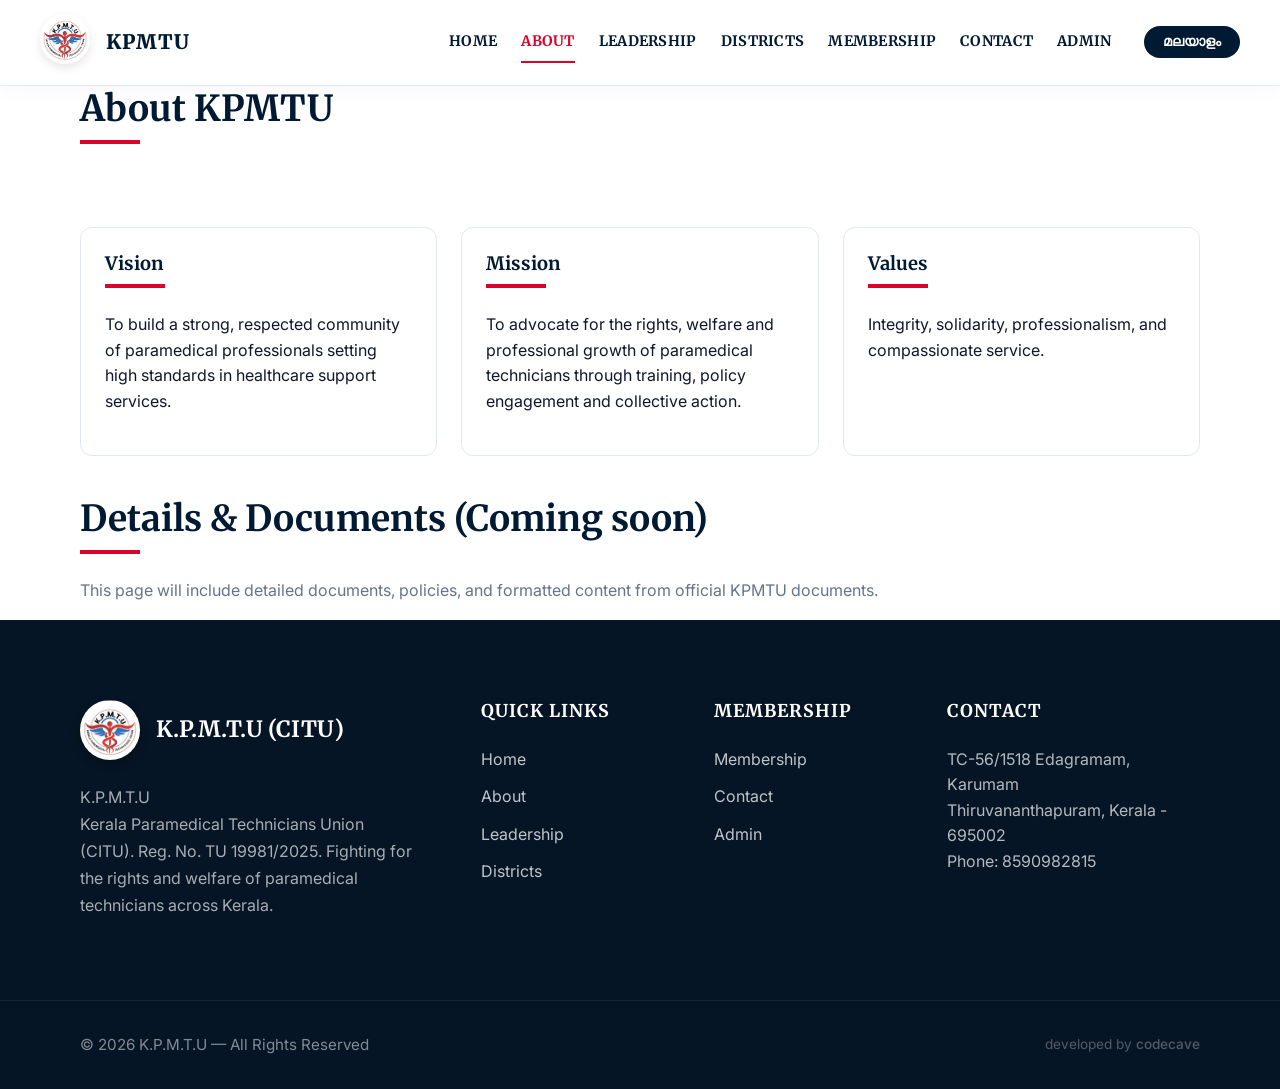
<file: about.html>
<!DOCTYPE html>
<html lang="en">
  <head>
    <meta charset="UTF-8" />
    <meta name="viewport" content="width=device-width, initial-scale=1.0" />
    <title>About – KPMTU</title>
    <meta name="description" content="About Kerala Paramedical Technicians Union." />
    <link rel="preconnect" href="https://fonts.googleapis.com" />
    <link rel="preconnect" href="https://fonts.gstatic.com" crossorigin />
    <link
      href="https://fonts.googleapis.com/css2?family=Inter:wght@400;500;600;700&family=Noto+Sans+Malayalam:wght@400;500;600;700&display=swap"
      rel="stylesheet"
    />
    <link rel="stylesheet" href="assets/css/style.css" />
    <script src="assets/js/i18n.js" defer></script>
    <script src="assets/js/nav.js" defer></script>
  </head>
  <body data-page="about">
    <header id="main-header"></header>

    <main>
      <section class="container">
        <h1 class="section-title" data-i18n="about_title"></h1>
        <p class="section-subtitle">&nbsp;</p>

        <div style="margin-top: 2rem; display: grid; grid-template-columns: repeat(auto-fit, minmax(280px, 1fr)); gap: 1.5rem;">
          <div style="background: var(--surface); border: 1px solid var(--border); border-radius: var(--radius); padding: 1.5rem;">
            <h2 class="section-title" style="font-size:1.15rem;" data-i18n="about_section_vision"></h2>
            <p data-i18n="about_vision"></p>
          </div>
          <div style="background: var(--surface); border: 1px solid var(--border); border-radius: var(--radius); padding: 1.5rem;">
            <h2 class="section-title" style="font-size:1.15rem;" data-i18n="about_section_mission"></h2>
            <p data-i18n="about_mission"></p>
          </div>
          <div style="background: var(--surface); border: 1px solid var(--border); border-radius: var(--radius); padding: 1.5rem;">
            <h2 class="section-title" style="font-size:1.15rem;" data-i18n="about_section_values"></h2>
            <p data-i18n="about_values"></p>
          </div>
        </div>

        <div style="margin-top: 2.5rem;">
          <h2 class="section-title">Details & Documents (Coming soon)</h2>
          <p class="text-muted">
            This page will include detailed documents, policies, and formatted content from official KPMTU documents.
          </p>
        </div>
      </section>
    </main>

    <footer class="footer container" style="display: flex; flex-direction: column; gap: 2rem; padding-top: 3rem; padding-bottom: 3rem;">
      <div style="display: grid; grid-template-columns: repeat(auto-fit, minmax(280px, 1fr)); gap: 2rem;">
        <div>
          <div style="font-size: 1.1rem; margin-bottom: 1rem; font-weight: 600;" data-i18n="footer_text"></div>
        </div>
        <div>
          <h3 style="margin-bottom: 1rem; font-weight: 600; font-size: 1.2rem;" data-i18n="footer_quick_links"></h3>
          <ul style="list-style: none; padding: 0; display: flex; flex-direction: column; gap: 0.5rem;">
            <li><a href="about.html" data-i18n="nav_about" style="text-decoration: none; color: inherit;"></a></li>
            <li><a href="leadership.html" data-i18n="nav_leadership" style="text-decoration: none; color: inherit;"></a></li>
            <li><a href="membership.html" data-i18n="nav_membership" style="text-decoration: none; color: inherit;"></a></li>
            <li><a href="contact.html" data-i18n="nav_contact" style="text-decoration: none; color: inherit;"></a></li>
          </ul>
        </div>
        <div>
          <h3 style="margin-bottom: 1rem; font-weight: 600; font-size: 1.2rem;" data-i18n="nav_contact"></h3>
          <div data-i18n="footer_contact_address" style="line-height: 1.6;"></div>
        </div>
      </div>
      <div style="text-align: center; margin-top: 2rem; border-top: 1px solid #eaeaea; padding-top: 2rem; font-size: 0.9rem; color: #666;">
        <p data-i18n="footer_note"></p>
      </div>
    </footer>
  </body>
</html>
</file>
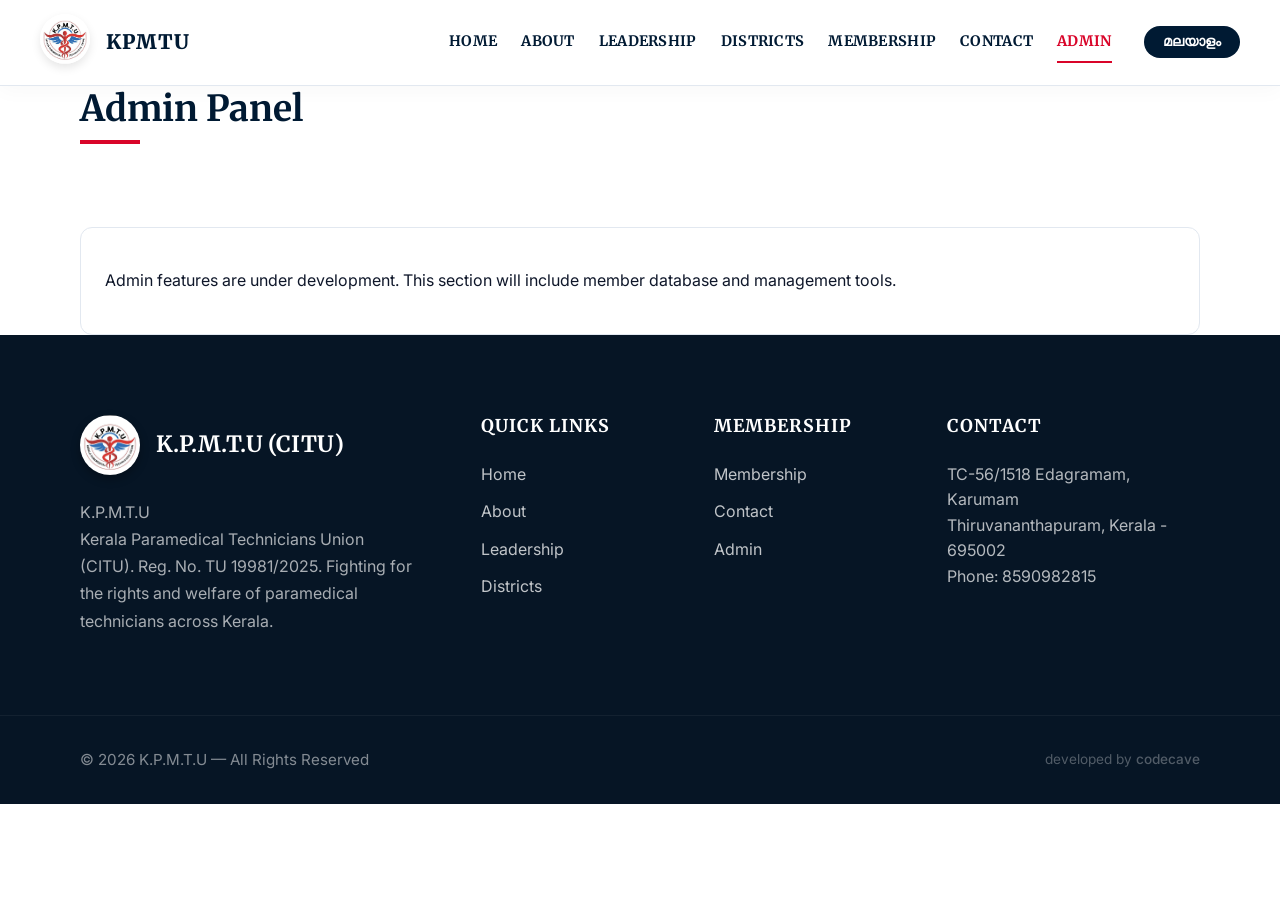
<file: admin.html>
<!DOCTYPE html>
<html lang="en">
  <head>
    <meta charset="UTF-8" />
    <meta name="viewport" content="width=device-width, initial-scale=1.0" />
    <title>Admin – KPMTU</title>
    <meta name="description" content="Admin placeholder for future KPMTU portal." />
    <link rel="preconnect" href="https://fonts.googleapis.com" />
    <link rel="preconnect" href="https://fonts.gstatic.com" crossorigin />
    <link
      href="https://fonts.googleapis.com/css2?family=Inter:wght@400;500;600;700&family=Noto+Sans+Malayalam:wght@400;500;600;700&display=swap"
      rel="stylesheet"
    />
    <link rel="stylesheet" href="assets/css/style.css" />
    <script src="assets/js/i18n.js" defer></script>
    <script src="assets/js/nav.js" defer></script>
  </head>
  <body data-page="admin">
    <header id="main-header"></header>

    <main>
      <section class="container">
        <h1 class="section-title" data-i18n="admin_title"></h1>
        <p class="section-subtitle">&nbsp;</p>

        <div style="margin-top: 2rem; background: var(--surface); border: 1px solid var(--border); border-radius: var(--radius); padding: 1.5rem;">
          <p data-i18n="admin_placeholder"></p>
        </div>
      </section>
    </main>

    <footer class="footer container" style="display: flex; flex-direction: column; gap: 2rem; padding-top: 3rem; padding-bottom: 3rem;">
      <div style="display: grid; grid-template-columns: repeat(auto-fit, minmax(280px, 1fr)); gap: 2rem;">
        <div>
          <div style="font-size: 1.1rem; margin-bottom: 1rem; font-weight: 600;" data-i18n="footer_text"></div>
        </div>
        <div>
          <h3 style="margin-bottom: 1rem; font-weight: 600; font-size: 1.2rem;" data-i18n="footer_quick_links"></h3>
          <ul style="list-style: none; padding: 0; display: flex; flex-direction: column; gap: 0.5rem;">
            <li><a href="about.html" data-i18n="nav_about" style="text-decoration: none; color: inherit;"></a></li>
            <li><a href="leadership.html" data-i18n="nav_leadership" style="text-decoration: none; color: inherit;"></a></li>
            <li><a href="membership.html" data-i18n="nav_membership" style="text-decoration: none; color: inherit;"></a></li>
            <li><a href="contact.html" data-i18n="nav_contact" style="text-decoration: none; color: inherit;"></a></li>
          </ul>
        </div>
        <div>
          <h3 style="margin-bottom: 1rem; font-weight: 600; font-size: 1.2rem;" data-i18n="nav_contact"></h3>
          <div data-i18n="footer_contact_address" style="line-height: 1.6;"></div>
        </div>
      </div>
      <div style="text-align: center; margin-top: 2rem; border-top: 1px solid #eaeaea; padding-top: 2rem; font-size: 0.9rem; color: #666;">
        <p data-i18n="footer_note"></p>
      </div>
    </footer>
  </body>
</html>
</file>
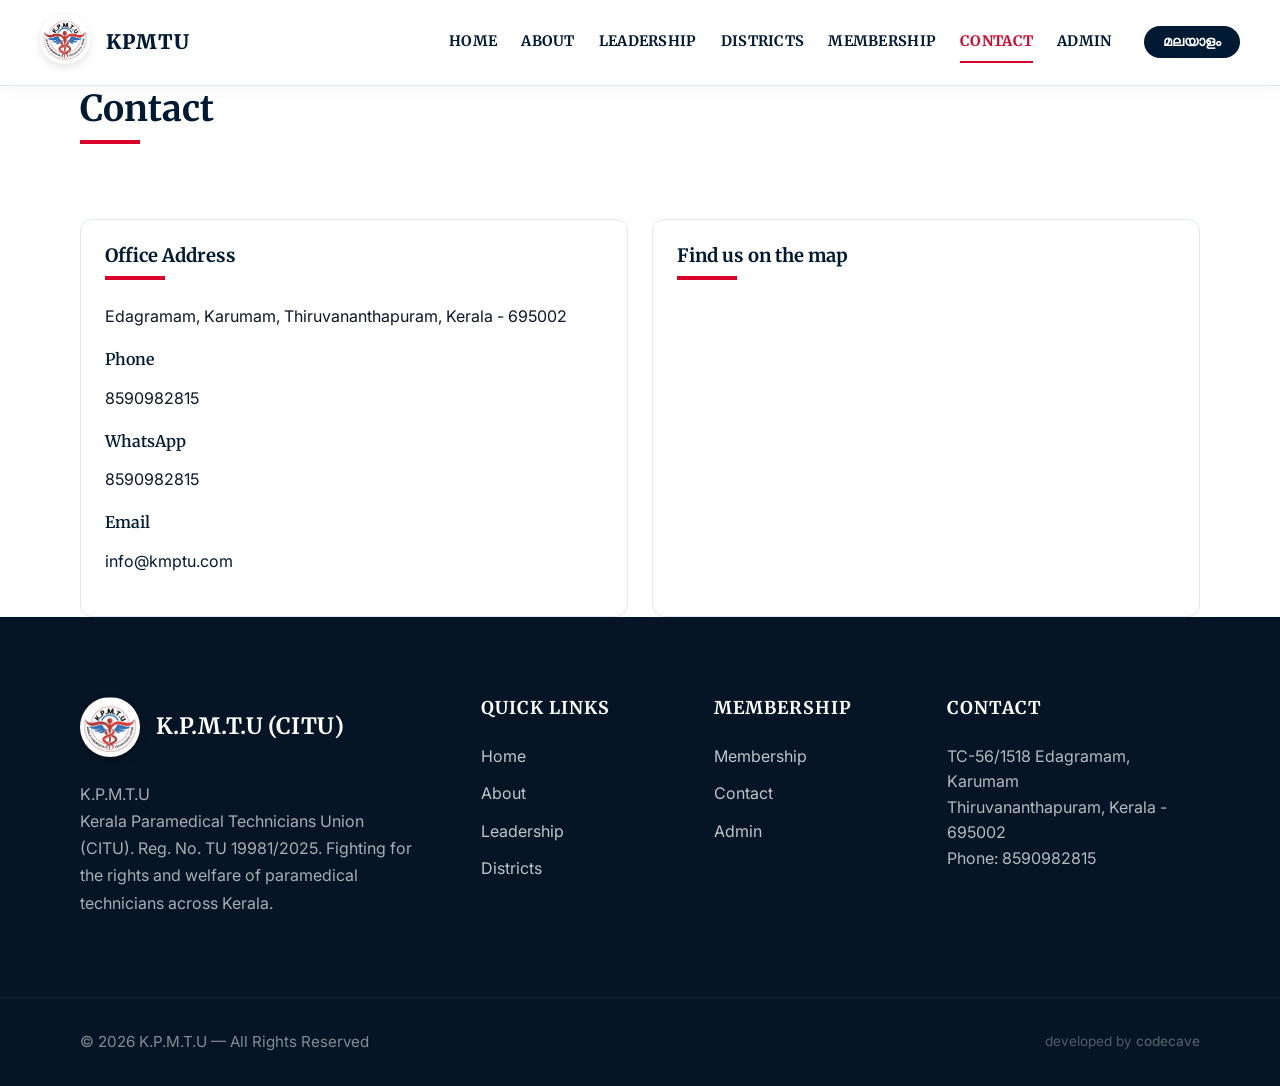
<file: contact.html>
<!DOCTYPE html>
<html lang="en">
  <head>
    <meta charset="UTF-8" />
    <meta name="viewport" content="width=device-width, initial-scale=1.0" />
    <title>Contact – KPMTU</title>
    <meta name="description" content="Contact details for Kerala Paramedical Technicians Union." />
    <link rel="preconnect" href="https://fonts.googleapis.com" />
    <link rel="preconnect" href="https://fonts.gstatic.com" crossorigin />
    <link
      href="https://fonts.googleapis.com/css2?family=Inter:wght@400;500;600;700&family=Noto+Sans+Malayalam:wght@400;500;600;700&display=swap"
      rel="stylesheet"
    />
    <link rel="stylesheet" href="assets/css/style.css" />
    <script src="assets/js/i18n.js" defer></script>
    <script src="assets/js/nav.js" defer></script>
  </head>
  <body data-page="contact">
    <header id="main-header"></header>

    <main>
      <section class="container">
        <h1 class="section-title" data-i18n="contact_title"></h1>
        <p class="section-subtitle">&nbsp;</p>

        <div style="display: grid; grid-template-columns: repeat(auto-fit, minmax(280px, 1fr)); gap: 1.5rem; margin-top: 1.5rem;">
          <div style="background: var(--surface); border: 1px solid var(--border); border-radius: var(--radius); padding: 1.5rem;">
            <h2 class="section-title" style="font-size:1.15rem;" data-i18n="contact_address_label"></h2>
            <p>Edagramam, Karumam, Thiruvananthapuram, Kerala - 695002</p>

            <h3 style="margin-top: 1.2rem; font-size:1rem; font-weight:600;" data-i18n="contact_phone_label"></h3>
            <p>8590982815</p>

            <h3 style="margin-top: 1.2rem; font-size:1rem; font-weight:600;" data-i18n="contact_whatsapp_label"></h3>
            <p>8590982815</p>

            <h3 style="margin-top: 1.2rem; font-size:1rem; font-weight:600;" data-i18n="contact_email_label"></h3>
            <p><a href="mailto:info@kmptu.com">info@kmptu.com</a></p>
          </div>

          <div style="background: var(--surface); border: 1px solid var(--border); border-radius: var(--radius); overflow: hidden;">
            <div style="padding: 1.5rem;">
              <h2 class="section-title" style="font-size:1.15rem;" data-i18n="contact_map_label"></h2>
            </div>
            <iframe
              width="100%"
              height="280"
              style="border:0"
              loading="lazy"
              allowfullscreen
              src="https://www.google.com/maps/embed?pb=!1m18!1m12!1m3!1d3913.1037117528364!2d76.94506507535813!3d8.51662238410303!2m3!1f0!2f0!3f0!3m2!1i1024!2i768!4f13.1!3m3!1m2!1s0x3b05f2fb7b513f0b%3A0xf11fa1b8c7b18302!2sThiruvananthapuram%2C%20Kerala%2C%20India!5e0!3m2!1sen!2sus!4v1700363912316!5m2!1sen!2sus"
              aria-label="Google map location"
            ></iframe>
          </div>
        </div>
      </section>
    </main>

    <footer class="footer container" style="display: flex; flex-direction: column; gap: 2rem; padding-top: 3rem; padding-bottom: 3rem;">
      <div style="display: grid; grid-template-columns: repeat(auto-fit, minmax(280px, 1fr)); gap: 2rem;">
        <div>
          <div style="font-size: 1.1rem; margin-bottom: 1rem; font-weight: 600;" data-i18n="footer_text"></div>
        </div>
        <div>
          <h3 style="margin-bottom: 1rem; font-weight: 600; font-size: 1.2rem;" data-i18n="footer_quick_links"></h3>
          <ul style="list-style: none; padding: 0; display: flex; flex-direction: column; gap: 0.5rem;">
            <li><a href="about.html" data-i18n="nav_about" style="text-decoration: none; color: inherit;"></a></li>
            <li><a href="leadership.html" data-i18n="nav_leadership" style="text-decoration: none; color: inherit;"></a></li>
            <li><a href="membership.html" data-i18n="nav_membership" style="text-decoration: none; color: inherit;"></a></li>
            <li><a href="contact.html" data-i18n="nav_contact" style="text-decoration: none; color: inherit;"></a></li>
          </ul>
        </div>
        <div>
          <h3 style="margin-bottom: 1rem; font-weight: 600; font-size: 1.2rem;" data-i18n="nav_contact"></h3>
          <div data-i18n="footer_contact_address" style="line-height: 1.6;"></div>
        </div>
      </div>
      <div style="text-align: center; margin-top: 2rem; border-top: 1px solid #eaeaea; padding-top: 2rem; font-size: 0.9rem; color: #666;">
        <p data-i18n="footer_note"></p>
      </div>
    </footer>
  </body>
</html>
</file>
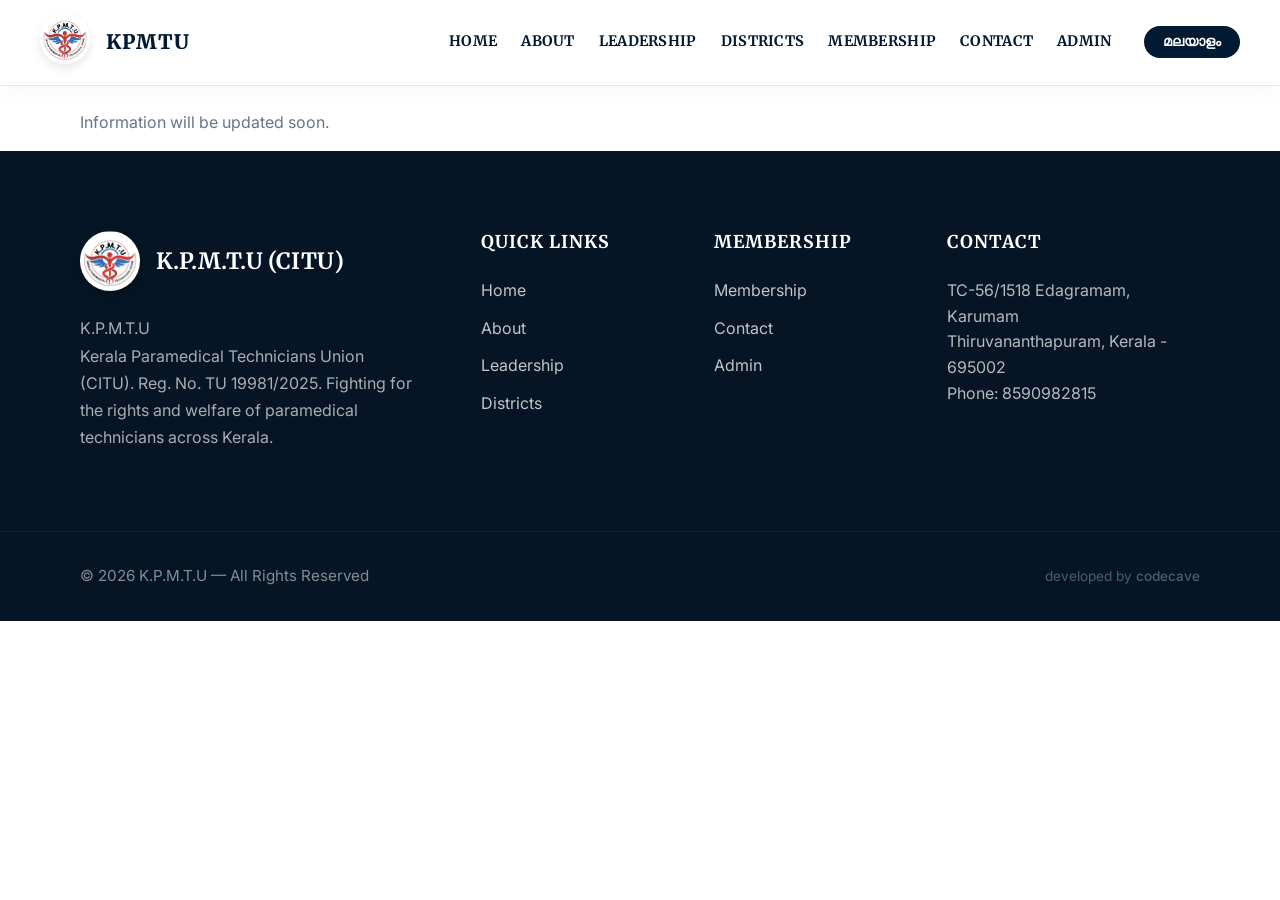
<file: district.html>
<!DOCTYPE html>
<html lang="en">
  <head>
    <meta charset="UTF-8" />
    <meta name="viewport" content="width=device-width, initial-scale=1.0" />
    <title>District – KPMTU</title>
    <meta name="description" content="District committee details for KPMTU." />
    <link rel="preconnect" href="https://fonts.googleapis.com" />
    <link rel="preconnect" href="https://fonts.gstatic.com" crossorigin />
    <link
      href="https://fonts.googleapis.com/css2?family=Inter:wght@400;500;600;700&family=Noto+Sans+Malayalam:wght@400;500;600;700&display=swap"
      rel="stylesheet"
    />
    <link rel="stylesheet" href="assets/css/style.css" />
    <script src="assets/js/i18n.js" defer></script>
    <script src="assets/js/nav.js" defer></script>
    <script src="assets/js/content.js" defer></script>
    <script src="assets/js/district.js" defer></script>
  </head>
  <body data-page="district-detail">
    <header id="main-header"></header>

    <main>
      <section class="container">
        <div id="district-content" style="margin-top: 1.5rem;"></div>
      </section>
    </main>

    <footer class="footer container" style="display: flex; flex-direction: column; gap: 2rem; padding-top: 3rem; padding-bottom: 3rem;">
      <div style="display: grid; grid-template-columns: repeat(auto-fit, minmax(280px, 1fr)); gap: 2rem;">
        <div>
          <div style="font-size: 1.1rem; margin-bottom: 1rem; font-weight: 600;" data-i18n="footer_text"></div>
        </div>
        <div>
          <h3 style="margin-bottom: 1rem; font-weight: 600; font-size: 1.2rem;" data-i18n="footer_quick_links"></h3>
          <ul style="list-style: none; padding: 0; display: flex; flex-direction: column; gap: 0.5rem;">
            <li><a href="about.html" data-i18n="nav_about" style="text-decoration: none; color: inherit;"></a></li>
            <li><a href="leadership.html" data-i18n="nav_leadership" style="text-decoration: none; color: inherit;"></a></li>
            <li><a href="membership.html" data-i18n="nav_membership" style="text-decoration: none; color: inherit;"></a></li>
            <li><a href="contact.html" data-i18n="nav_contact" style="text-decoration: none; color: inherit;"></a></li>
          </ul>
        </div>
        <div>
          <h3 style="margin-bottom: 1rem; font-weight: 600; font-size: 1.2rem;" data-i18n="nav_contact"></h3>
          <div data-i18n="footer_contact_address" style="line-height: 1.6;"></div>
        </div>
      </div>
      <div style="text-align: center; margin-top: 2rem; border-top: 1px solid #eaeaea; padding-top: 2rem; font-size: 0.9rem; color: #666;">
        <p data-i18n="footer_note"></p>
      </div>
    </footer>
  </body>
</html>
</file>
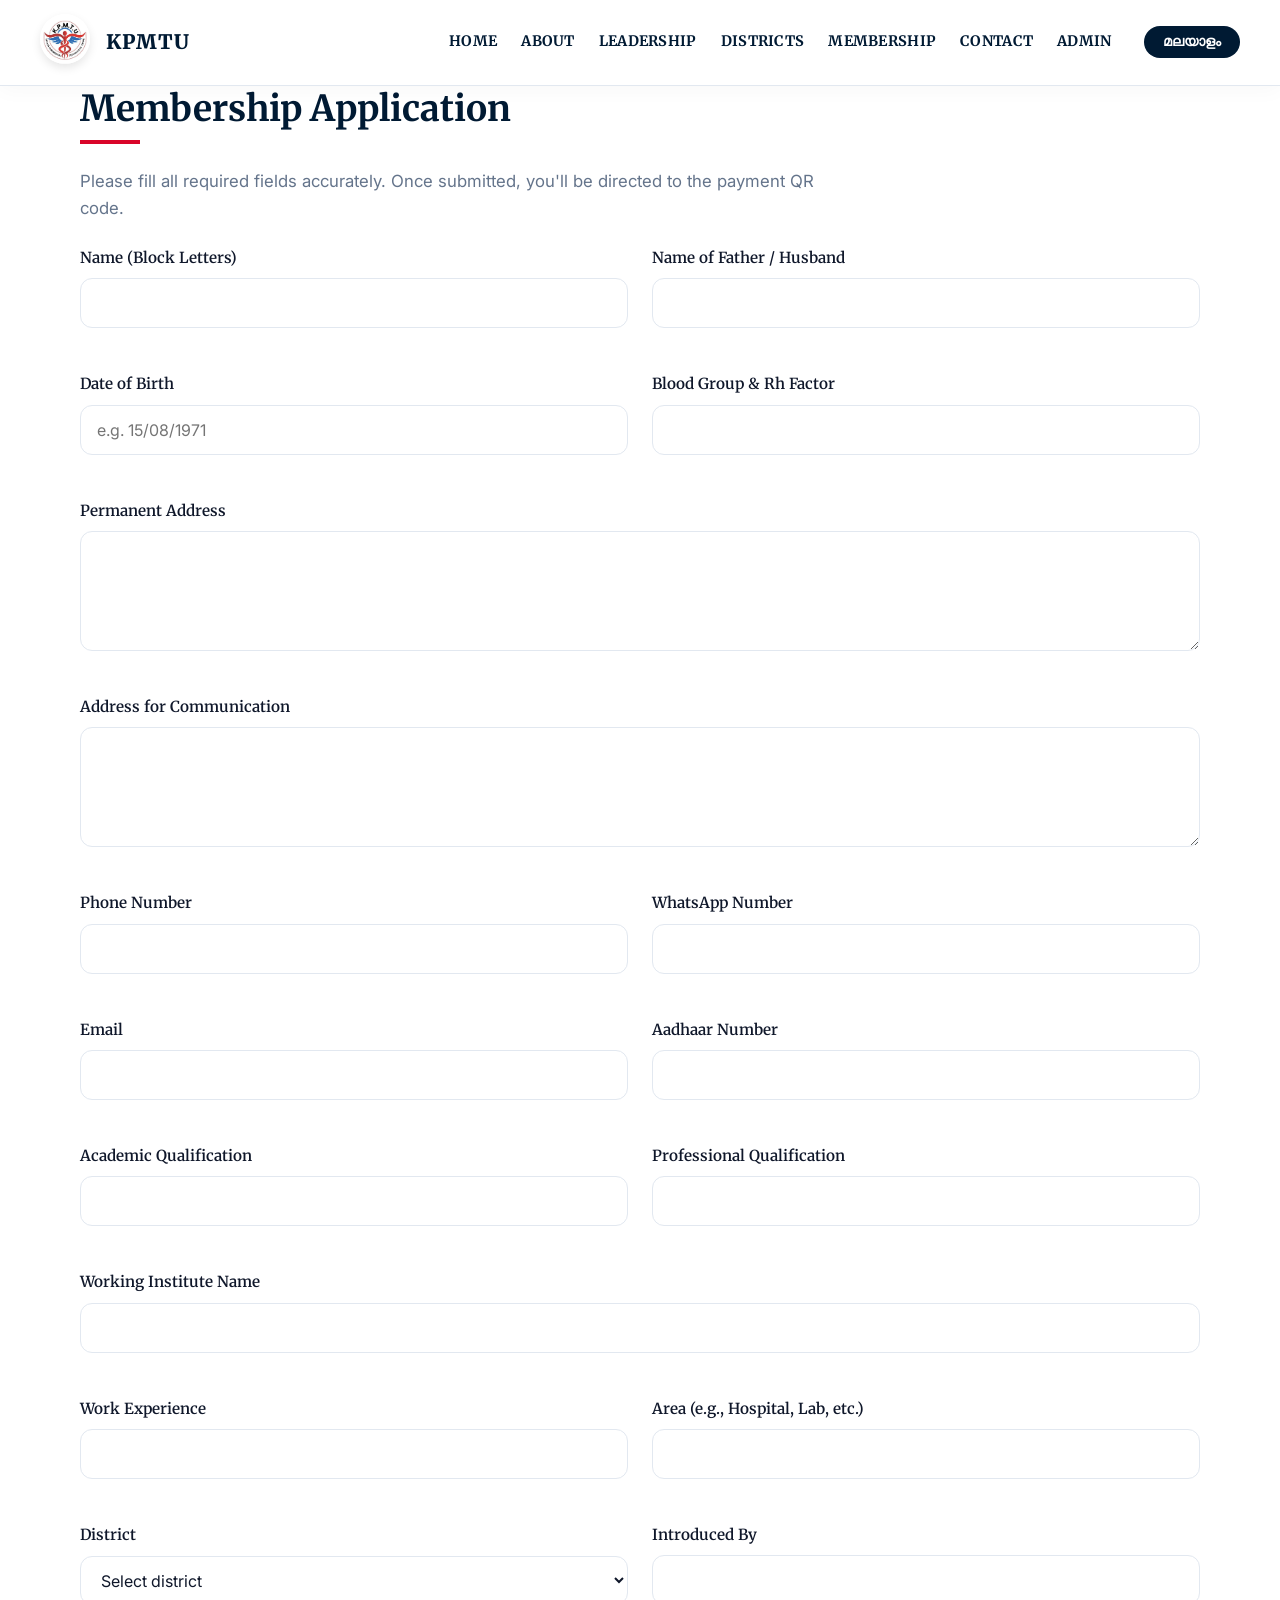
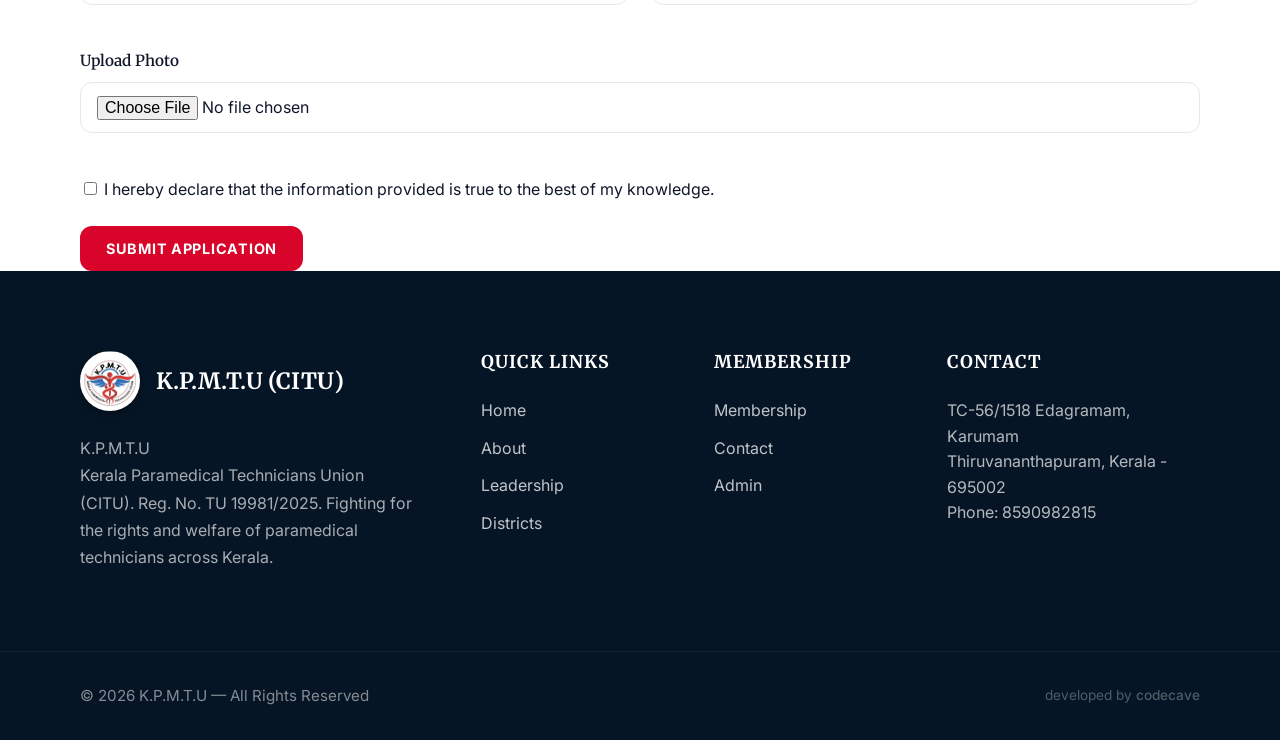
<file: membership-form.html>
<!DOCTYPE html>
<html lang="en">
  <head>
    <meta charset="UTF-8" />
    <meta name="viewport" content="width=device-width, initial-scale=1.0" />
    <title>Membership Form – KPMTU</title>
    <meta name="description" content="Apply for membership in KPMTU." />
    <link rel="preconnect" href="https://fonts.googleapis.com" />
    <link rel="preconnect" href="https://fonts.gstatic.com" crossorigin />
    <link
      href="https://fonts.googleapis.com/css2?family=Inter:wght@400;500;600;700&family=Noto+Sans+Malayalam:wght@400;500;600;700&display=swap"
      rel="stylesheet"
    />
    <link rel="stylesheet" href="assets/css/style.css" />
    <script src="assets/js/i18n.js" defer></script>
    <script src="assets/js/nav.js" defer></script>
    <script src="assets/js/content.js" defer></script>
    <script src="assets/js/membership-form.js" defer></script>
  </head>
  <body data-page="membership-form">
    <header id="main-header"></header>

    <main>
      <section class="container">
        <h1 class="section-title" data-i18n="form_title"></h1>
        <p class="section-subtitle" data-i18n="form_instruction"></p>

        <div id="form-success" class="alert" style="display:none; margin-top:1.5rem;">
          <strong></strong>
          <span></span>
        </div>

        <form id="membership-form" style="margin-top: 1.5rem; display: grid; gap: 1.5rem;">
          <div class="form-row">
            <div class="form-field">
              <label for="name" data-i18n="form_name"></label>
                <input id="name" name="name" class="input" placeholder="" required />
            </div>
            <div class="form-field">
              <label for="parentName" data-i18n="form_parent_name"></label>
                <input id="parentName" name="parentName" class="input" placeholder="" required />
            </div>
          </div>

          <div class="form-row">
            <div class="form-field">
              <label for="dob" data-i18n="form_dob"></label>
              <input id="dob" name="dob" type="text" class="input" placeholder="e.g. 15/08/1971" data-i18n="form_dob_placeholder" required />
            </div>
            <div class="form-field">
              <label for="blood" data-i18n="form_blood"></label>
              <input id="blood" name="blood" class="input" placeholder="" />
            </div>
          </div>

          <div class="form-field">
            <label for="permanentAddress" data-i18n="form_permanent_address"></label>
            <textarea id="permanentAddress" name="permanentAddress" class="textarea" placeholder="" required></textarea>
          </div>

          <div class="form-field">
            <label for="communicationAddress" data-i18n="form_communication_address"></label>
            <textarea id="communicationAddress" name="communicationAddress" class="textarea" placeholder=""></textarea>
          </div>

          <div class="form-row">
            <div class="form-field">
              <label for="phone" data-i18n="form_phone"></label>
              <input id="phone" name="phone" type="tel" class="input" placeholder="" required />
            </div>
            <div class="form-field">
              <label for="whatsapp" data-i18n="form_whatsapp"></label>
              <input id="whatsapp" name="whatsapp" type="tel" class="input" placeholder="" />
            </div>
          </div>

          <div class="form-row">
            <div class="form-field">
              <label for="email" data-i18n="form_email"></label>
              <input id="email" name="email" type="email" class="input" placeholder="" />
            </div>
            <div class="form-field">
              <label for="aadhaar" data-i18n="form_aadhaar"></label>
              <input id="aadhaar" name="aadhaar" type="text" class="input" placeholder="" />
            </div>
          </div>

          <div class="form-row">
            <div class="form-field">
              <label for="academic" data-i18n="form_academic"></label>
              <input id="academic" name="academic" class="input" placeholder="" />
            </div>
            <div class="form-field">
              <label for="professional" data-i18n="form_professional"></label>
              <input id="professional" name="professional" class="input" placeholder="" />
            </div>
          </div>

          <div class="form-field">
            <label for="institute" data-i18n="form_institute"></label>
            <input id="institute" name="institute" class="input" placeholder="" />
          </div>

          <div class="form-row">
            <div class="form-field">
              <label for="experience" data-i18n="form_experience"></label>
              <input id="experience" name="experience" class="input" placeholder="" />
            </div>
            <div class="form-field">
              <label for="area" data-i18n="form_area"></label>
              <input id="area" name="area" class="input" placeholder="" />
            </div>
          </div>

          <div class="form-row">
            <div class="form-field">
              <label for="district" data-i18n="form_district"></label>
              <select id="district" name="district" class="select" required>
                <option value="" disabled selected data-i18n="form_district_placeholder">--</option>
              </select>
            </div>
            <div class="form-field">
              <label for="introducedBy" data-i18n="form_introduced_by"></label>
              <input id="introducedBy" name="introducedBy" class="input" placeholder="" />
            </div>
          </div>

          <div class="form-field">
            <label for="photo" data-i18n="form_photo"></label>
            <input id="photo" name="photo" type="file" class="input" accept="image/*" />
          </div>

          <div class="checkbox-field">
            <input id="declaration" name="declaration" type="checkbox" required />
            <label for="declaration" data-i18n="form_declaration"></label>
          </div>

          <div>
            <button type="submit" class="btn btn-primary" data-i18n="form_submit"></button>
          </div>
        </form>

        <!-- PAYMENT MODAL (Hidden by default) -->
        <div id="payment-modal" style="display:none; position:fixed; top:0; left:0; width:100%; height:100%; background:rgba(0,0,0,0.5); z-index:1000; align-items:center; justify-content:center; padding:1rem;">
          <div style="background:var(--bg); border-radius:var(--radius); padding:2rem; width:100%; max-width:400px; box-shadow:var(--shadow-lg); text-align:center; position:relative; overflow-y:auto; max-height:90vh;">
            <button type="button" id="close-payment" style="position:absolute; top:1rem; right:1rem; background:transparent; border:none; font-size:1.5rem; cursor:pointer; color:var(--text);">&times;</button>
            <h2 style="font-size:1.5rem; font-weight:700; margin-bottom:1rem;" data-i18n="payment_title">Step 2: Payment</h2>
            
            <!-- Cost Breakdown Section -->
            <div style="background:var(--bg-alt); border-radius:var(--radius); padding:1rem; margin-bottom:1.5rem; text-align:left; border: 1px solid var(--border);">
              <div style="display:flex; justify-content:space-between; margin-bottom:0.5rem; font-size:0.95rem;">
                <span style="font-weight:500;" data-i18n="payment_reg_fee">Membership Fee</span>
                <span style="font-weight:600; color:var(--primary);">₹100</span>
              </div>
              
              <div style="margin-top:0.75rem; border-top:1px dashed var(--border); padding-top:0.75rem;">
                <label style="display:flex; align-items:center; gap:0.5rem; font-size:0.95rem; font-weight:500; cursor:pointer; margin-bottom:0.5rem;">
                  <input type="checkbox" id="add-donation-chk" style="width:16px; height:16px; cursor:pointer;" />
                  <span data-i18n="payment_add_donation">Add a Donation (Optional)</span>
                </label>
                
                <div id="donation-options-container" style="display:none; margin-top:0.5rem; animation: introFadeUp 0.3s ease;">
                  <div style="display:grid; grid-template-columns: repeat(4, 1fr); gap: 0.5rem; margin-bottom:0.5rem;">
                    <button type="button" class="donation-chip" data-val="50">+₹50</button>
                    <button type="button" class="donation-chip" data-val="100">+₹100</button>
                    <button type="button" class="donation-chip" data-val="200">+₹200</button>
                    <button type="button" class="donation-chip" data-val="500">+₹500</button>
                  </div>
                  <input type="number" id="custom-donation-input" class="input" placeholder="Custom Donation Amount (₹)" min="1" data-i18n="payment_custom_donation" style="padding:0.5rem; font-size:0.9rem; margin-top:0.25rem;" />
                </div>
              </div>
              
              <div style="display:flex; justify-content:space-between; margin-top:0.75rem; border-top:1px solid var(--border); padding-top:0.75rem; font-size:1.1rem; font-weight:700; color:var(--primary);">
                <span data-i18n="payment_total">Total to Pay</span>
                <span id="payment-total-amount">₹100</span>
              </div>
            </div>

            <p style="color:var(--muted); font-size:0.95rem; margin-bottom:1.5rem;" data-i18n="payment_instruction">Scan this QR code with any UPI app to pay the fee.</p>
            
            <div style="background:#fff; border-radius:12px; padding:1rem; display:inline-block; margin-bottom:1rem; box-shadow:0 4px 12px rgba(0,0,0,0.1);">
              <img id="payment-qr-img" src="assets/images/payment-qr.png" alt="Scan to pay" style="width:200px; height:200px; object-fit:contain; display:block;" />
            </div>
            
            <p style="font-weight:600; margin-bottom:1.5rem; font-size:1.1rem; user-select:all;">kera8590838@barodampay</p>
            
            <div style="text-align:left;">
              <label for="paymentScreenshot" style="display:block; font-weight:500; margin-bottom:0.5rem; font-size:0.95rem;" data-i18n="payment_upload_label">Upload Payment Screenshot</label>
              <input type="file" id="paymentScreenshot" accept="image/*" class="input" style="width:100%;" required />
            </div>
            
            <button type="button" id="final-submit" class="btn btn-primary" style="width:100%; margin-top:1.5rem; padding:0.8rem;" data-i18n="payment_complete_btn">Complete Registration</button>
          </div>
        </div>

      </section>
    </main>

    <footer class="footer container" style="display: flex; flex-direction: column; gap: 2rem; padding-top: 3rem; padding-bottom: 3rem;">
      <div style="display: grid; grid-template-columns: repeat(auto-fit, minmax(280px, 1fr)); gap: 2rem;">
        <div>
          <div style="font-size: 1.1rem; margin-bottom: 1rem; font-weight: 600;" data-i18n="footer_text"></div>
        </div>
        <div>
          <h3 style="margin-bottom: 1rem; font-weight: 600; font-size: 1.2rem;" data-i18n="footer_quick_links"></h3>
          <ul style="list-style: none; padding: 0; display: flex; flex-direction: column; gap: 0.5rem;">
            <li><a href="about.html" data-i18n="nav_about" style="text-decoration: none; color: inherit;"></a></li>
            <li><a href="leadership.html" data-i18n="nav_leadership" style="text-decoration: none; color: inherit;"></a></li>
            <li><a href="membership.html" data-i18n="nav_membership" style="text-decoration: none; color: inherit;"></a></li>
            <li><a href="contact.html" data-i18n="nav_contact" style="text-decoration: none; color: inherit;"></a></li>
          </ul>
        </div>
        <div>
          <h3 style="margin-bottom: 1rem; font-weight: 600; font-size: 1.2rem;" data-i18n="nav_contact"></h3>
          <div data-i18n="footer_contact_address" style="line-height: 1.6;"></div>
        </div>
      </div>
      <div style="text-align: center; margin-top: 2rem; border-top: 1px solid #eaeaea; padding-top: 2rem; font-size: 0.9rem; color: #666;">
        <p data-i18n="footer_note"></p>
      </div>
    </footer>
  </body>
</html>
</file>
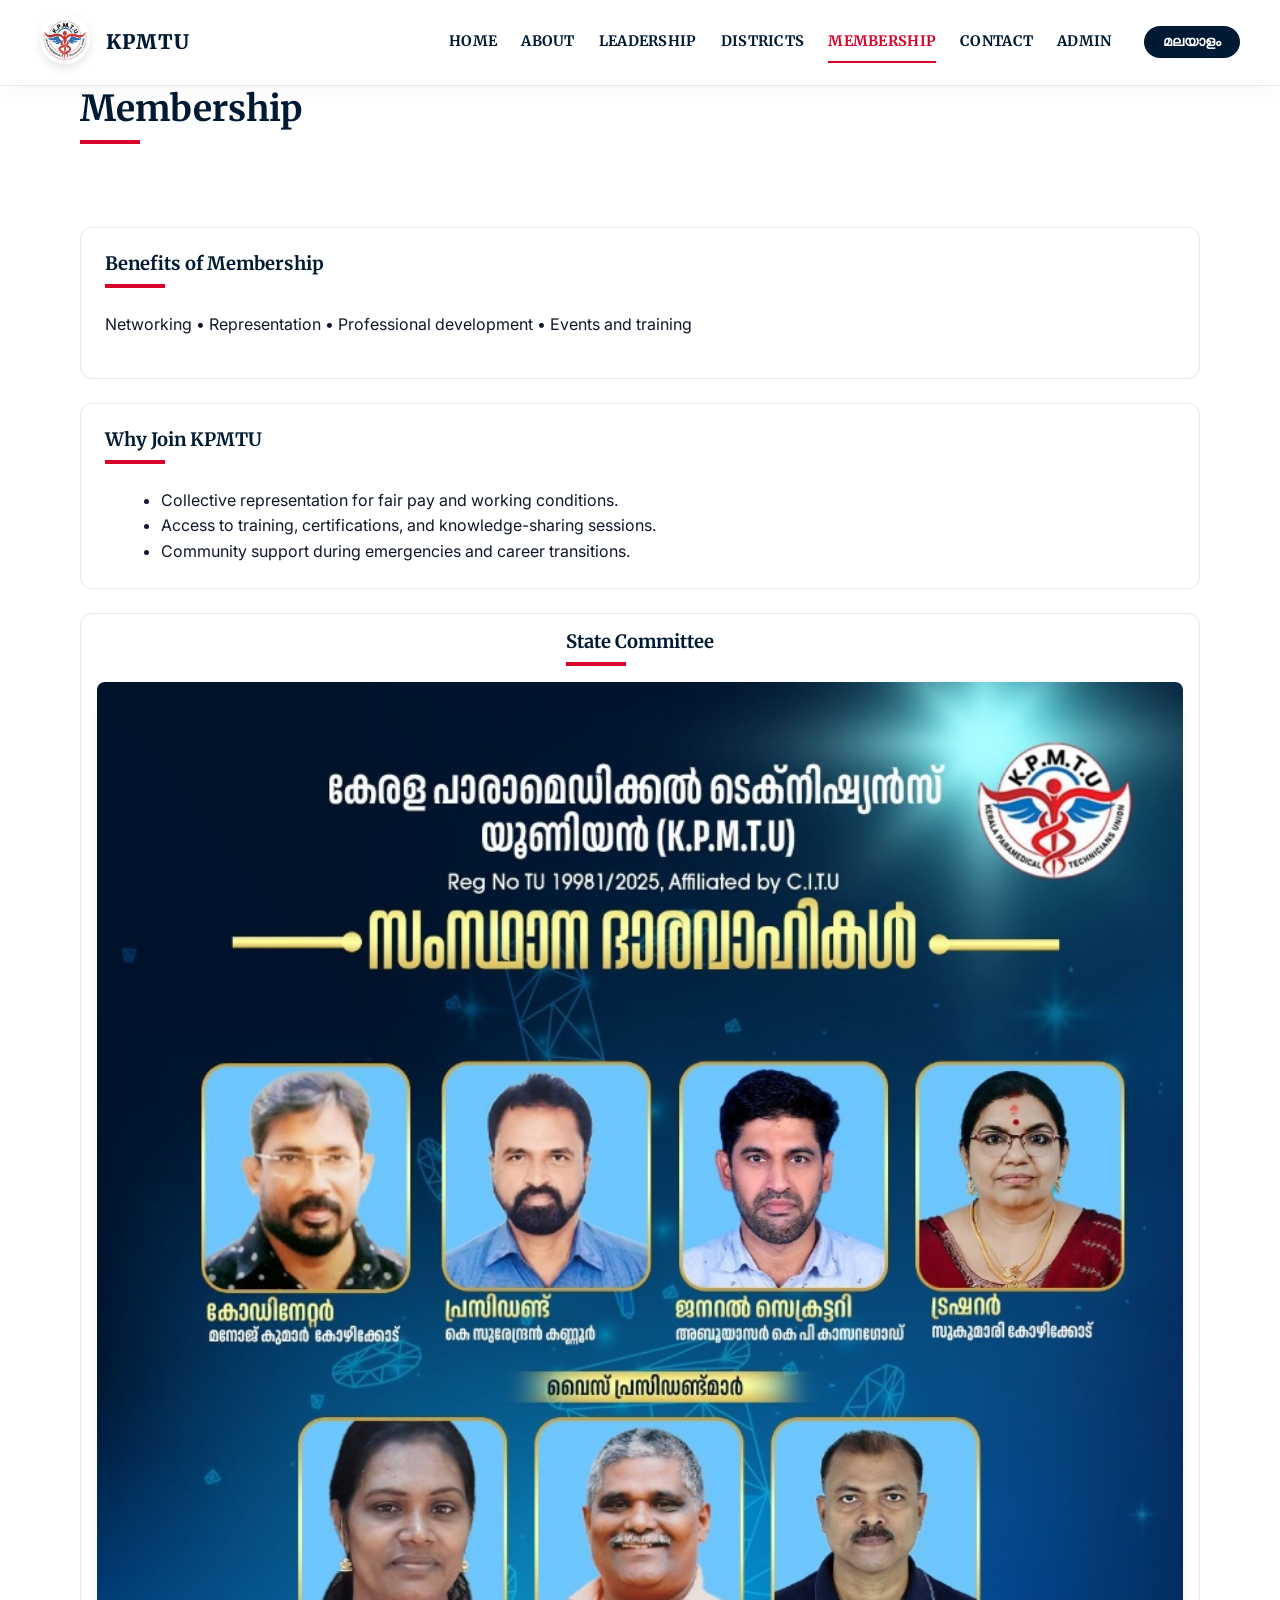
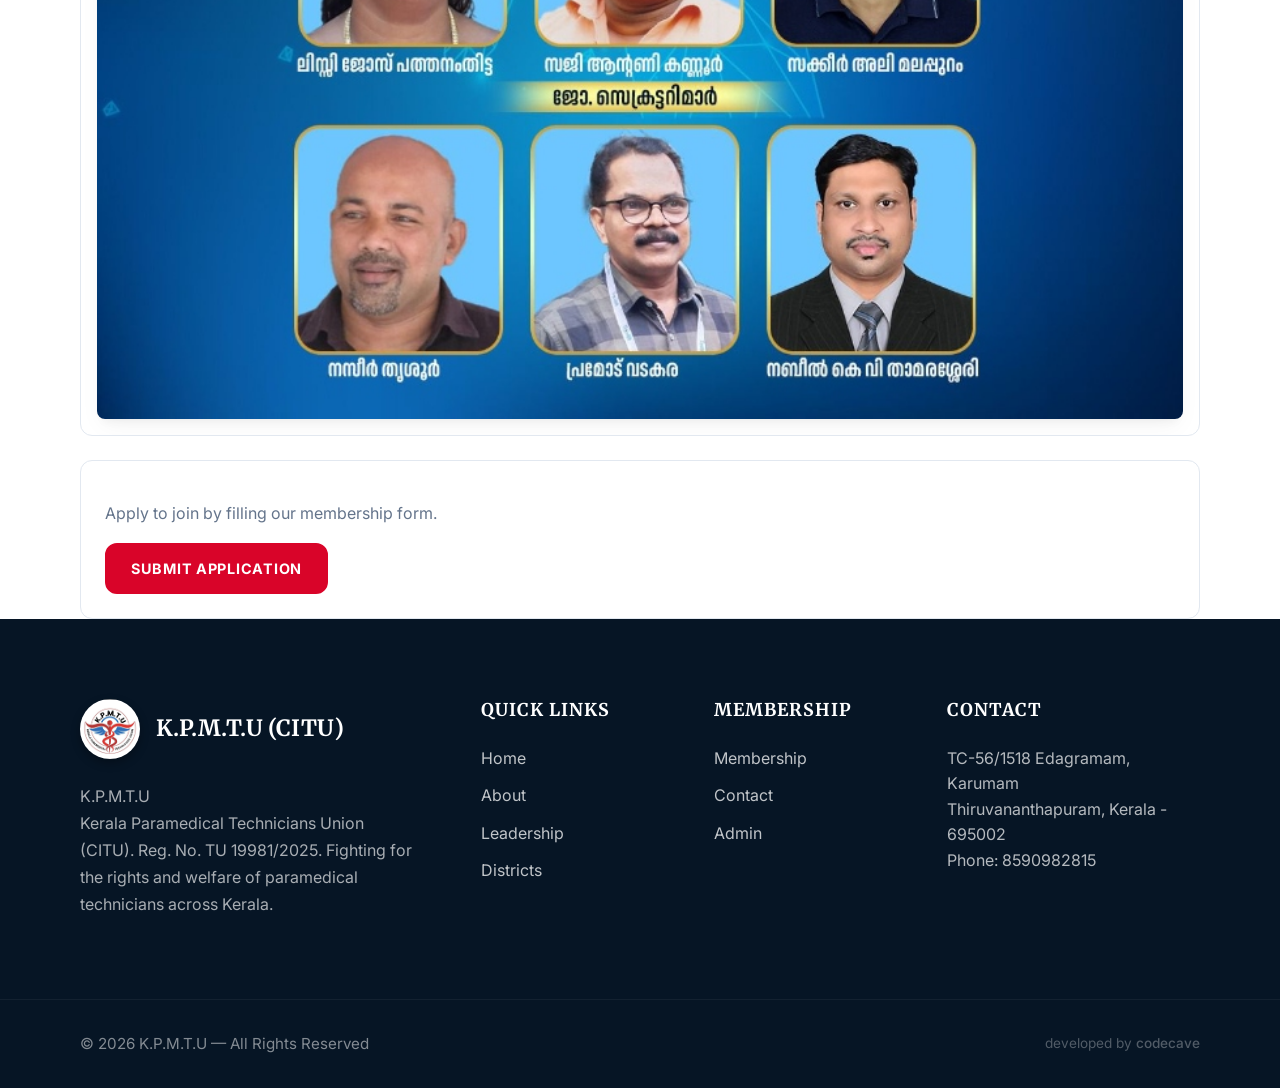
<file: membership.html>
<!DOCTYPE html>
<html lang="en">
  <head>
    <meta charset="UTF-8" />
    <meta name="viewport" content="width=device-width, initial-scale=1.0" />
    <title>Membership – KPMTU</title>
    <meta name="description" content="Membership benefits and application for KPMTU." />
    <link rel="preconnect" href="https://fonts.googleapis.com" />
    <link rel="preconnect" href="https://fonts.gstatic.com" crossorigin />
    <link
      href="https://fonts.googleapis.com/css2?family=Inter:wght@400;500;600;700&family=Noto+Sans+Malayalam:wght@400;500;600;700&display=swap"
      rel="stylesheet"
    />
    <link rel="stylesheet" href="assets/css/style.css" />
    <script src="assets/js/i18n.js" defer></script>
    <script src="assets/js/nav.js" defer></script>
  </head>
  <body data-page="membership">
    <header id="main-header"></header>

    <main>
      <section class="container">
        <h1 class="section-title" data-i18n="membership_title"></h1>
        <p class="section-subtitle">&nbsp;</p>

        <div style="margin-top: 2rem; display: grid; gap: 1.5rem;">
          <div style="background: var(--surface); border: 1px solid var(--border); border-radius: var(--radius); padding: 1.5rem;">
            <h2 class="section-title" style="font-size:1.15rem;" data-i18n="membership_benefits_title"></h2>
            <p data-i18n="membership_benefits"></p>
          </div>

          <div style="background: var(--surface); border: 1px solid var(--border); border-radius: var(--radius); padding: 1.5rem;">
            <h2 class="section-title" style="font-size:1.15rem;" data-i18n="membership_why_title"></h2>
            <ul style="margin: 1rem 0 0 1rem;">
              <li data-i18n="membership_why_1"></li>
              <li data-i18n="membership_why_2"></li>
              <li data-i18n="membership_why_3"></li>
            </ul>
          </div>

          <div style="background: var(--surface); border: 1px solid var(--border); border-radius: var(--radius); padding: 1rem; overflow: hidden; display: flex; flex-direction: column; align-items: center; gap: 1rem;">
            <h2 class="section-title" style="font-size:1.15rem; margin-bottom: 0;" data-i18n="leadership_state_committee"></h2>
            <img src="assets/images/state-committee-poster.jpeg" alt="State Committee Poster" style="width: 100%; height: auto; border-radius: 8px; box-shadow: var(--shadow);" onerror="this.style.display='none'">
          </div>

          <div style="background: var(--surface); border: 1px solid var(--border); border-radius: var(--radius); padding: 1.5rem;">
            <p class="text-muted" data-i18n="membership_cta"></p>
            <div style="margin-top: 1rem;">
              <a class="btn btn-primary" href="membership-form.html" data-i18n="form_submit"></a>
            </div>
          </div>
        </div>
      </section>
    </main>

    <footer class="footer container" style="display: flex; flex-direction: column; gap: 2rem; padding-top: 3rem; padding-bottom: 3rem;">
      <div style="display: grid; grid-template-columns: repeat(auto-fit, minmax(280px, 1fr)); gap: 2rem;">
        <div>
          <div style="font-size: 1.1rem; margin-bottom: 1rem; font-weight: 600;" data-i18n="footer_text"></div>
        </div>
        <div>
          <h3 style="margin-bottom: 1rem; font-weight: 600; font-size: 1.2rem;" data-i18n="footer_quick_links"></h3>
          <ul style="list-style: none; padding: 0; display: flex; flex-direction: column; gap: 0.5rem;">
            <li><a href="about.html" data-i18n="nav_about" style="text-decoration: none; color: inherit;"></a></li>
            <li><a href="leadership.html" data-i18n="nav_leadership" style="text-decoration: none; color: inherit;"></a></li>
            <li><a href="membership.html" data-i18n="nav_membership" style="text-decoration: none; color: inherit;"></a></li>
            <li><a href="contact.html" data-i18n="nav_contact" style="text-decoration: none; color: inherit;"></a></li>
          </ul>
        </div>
        <div>
          <h3 style="margin-bottom: 1rem; font-weight: 600; font-size: 1.2rem;" data-i18n="nav_contact"></h3>
          <div data-i18n="footer_contact_address" style="line-height: 1.6;"></div>
        </div>
      </div>
      <div style="text-align: center; margin-top: 2rem; border-top: 1px solid #eaeaea; padding-top: 2rem; font-size: 0.9rem; color: #666;">
        <p data-i18n="footer_note"></p>
      </div>
    </footer>
  </body>
</html>
</file>
<file: assets/css/style.css>
@import url('https://fonts.googleapis.com/css2?family=Merriweather:wght@400;700;900&family=Inter:wght@400;500;600;700&display=swap');

:root {
  --bg: #ffffff;
  --surface: #ffffff;
  --bg-alt: #f8fafc;
  --border: #e2e8f0;
  --primary: #001a33; 
  --primary-light: #002d62;
  --accent: #d90429; 
  --accent-hover: #ef233c;
  --text: #0f172a;
  --muted: #64748b;
  --shadow-sm: 0 2px 4px rgba(0,0,0,0.02);
  --shadow: 0 10px 25px -5px rgba(0, 0, 0, 0.05), 0 8px 10px -6px rgba(0, 0, 0, 0.05);
  --shadow-lg: 0 20px 25px -5px rgba(0, 0, 0, 0.1), 0 8px 10px -6px rgba(0, 0, 0, 0.1);
  --radius: 12px;
  --max-width: 1200px;
  --page-padding: 2.5rem;
  --section-gap: 6rem;
  --font-heading: "Merriweather", serif;
  --font-body: "Inter", system-ui, -apple-system, sans-serif;
}

* {
  box-sizing: border-box;
}

html {
  scroll-behavior: smooth;
  font-size: 16px;
}

body {
  margin: 0;
  background: var(--bg);
  color: var(--text);
  font-family: var(--font-body);
  line-height: 1.6;
}

:root[lang="ml"] body {
  font-family: inherit; /* fallback to standard if Noto is absent */
}

h1, h2, h3, h4, h5, h6 {
  font-family: var(--font-heading);
  color: var(--primary);
  margin-top: 0;
  line-height: 1.3;
}

a {
  color: var(--primary);
  text-decoration: none;
  transition: color 0.2s ease;
}

a:hover {
  text-decoration: underline;
  color: var(--accent);
}

.container {
  width: min(100%, var(--max-width));
  margin: 0 auto;
  padding: 0 var(--page-padding);
}

/* TOP BAR */
.top-bar {
  background: var(--primary);
  color: #fff;
  padding: 0.5rem 0;
  font-size: 0.85rem;
}

.top-bar .container {
  display: flex;
  justify-content: space-between;
  align-items: center;
  flex-wrap: wrap;
  gap: 1rem;
}

.top-bar-links a {
  color: #fff;
  opacity: 0.9;
  margin-left: 1rem;
  text-decoration: none;
}
.top-bar-links a:hover {
  opacity: 1;
  text-decoration: underline;
}

/* HEADER */
header {
  position: sticky;
  top: 0;
  z-index: 99;
  background: rgba(255, 255, 255, 0.95);
  backdrop-filter: blur(12px);
  border-bottom: 1px solid var(--border);
  box-shadow: 0 4px 20px rgba(0,0,0,0.03);
  transition: all 0.3s ease;
}

.navbar {
  display: flex;
  align-items: center;
  justify-content: space-between;
  padding: 0.85rem 0;
}

.nav-brand {
  display: flex;
  align-items: center;
  gap: 1rem;
}

.nav-brand img {
  height: 50px;
  width: 50px;
  object-fit: cover;
  border-radius: 50%;
  box-shadow: 0 4px 10px rgba(0,0,0,0.1);
}

.nav-brand-text {
  margin: 0;
  font-size: 1.25rem;
  font-weight: 900;
  letter-spacing: 0.05em;
  color: var(--primary);
  text-transform: uppercase;
}

.sr-only {
  position: absolute;
  width: 1px;
  height: 1px;
  padding: 0;
  margin: -1px;
  overflow: hidden;
  clip: rect(0, 0, 0, 0);
  border: 0;
}

.nav-menu {
  display: flex;
  align-items: center;
  gap: 2rem;
}

.nav-links {
  display: flex;
  align-items: center;
  gap: 1.5rem;
  flex-wrap: wrap;
}

.nav-links a {
  font-family: var(--font-heading);
  font-weight: 700;
  font-size: 0.9rem;
  color: var(--primary);
  text-transform: uppercase;
  letter-spacing: 0.02em;
  padding: 0.5rem 0;
  border-bottom: 2px solid transparent;
  transition: color 0.2s, border-color 0.2s;
}

.nav-links a.active,
.nav-links a:hover {
  color: var(--accent);
  text-decoration: none;
  border-bottom: 2px solid var(--accent);
}

.lang-switch {
  display: inline-flex;
  align-items: center;
  gap: 0.45rem;
  font-weight: 700;
  font-size: 0.85rem;
  color: #ffffff;
  border: none;
  border-radius: 50px;
  padding: 0.5rem 1.2rem;
  cursor: pointer;
  transition: transform 0.2s, background 0.2s, box-shadow 0.2s;
  background: var(--primary);
  text-transform: uppercase;
}

.lang-switch:hover {
  background: var(--primary-light);
  transform: translateY(-2px);
  box-shadow: 0 4px 10px rgba(0,0,0,0.15);
}

/* MOBILE TOGGLE */
.mobile-toggle {
  display: none;
  flex-direction: column;
  justify-content: space-around;
  width: 30px;
  height: 24px;
  background: transparent;
  border: none;
  cursor: pointer;
  padding: 0;
  z-index: 101;
}

.mobile-toggle span {
  width: 100%;
  height: 3px;
  background: var(--primary);
  border-radius: 10px;
  transition: all 0.3s ease;
  transform-origin: 2px;
}

@media (max-width: 992px) {
  .mobile-toggle {
    display: flex;
  }
  
  .nav-menu {
    position: fixed;
    top: 0;
    left: 0;
    width: 100%;
    height: 100vh;
    background: rgba(255,255,255,0.98);
    backdrop-filter: blur(15px);
    flex-direction: column;
    justify-content: center;
    align-items: center;
    gap: 2rem;
    padding: 2rem;
    z-index: 100;
    
    /* Fade in and out effect */
    opacity: 0;
    visibility: hidden;
    transform: translateY(-10px);
    transition: opacity 0.3s ease, transform 0.3s ease, visibility 0.3s;
  }
  
  .nav-menu.is-active {
    opacity: 1;
    visibility: visible;
    transform: translateY(0);
  }
  
  .nav-links {
    flex-direction: column;
    gap: 1.5rem;
  }
  
  .nav-links a {
    font-size: 1.4rem;
  }
  
  .mobile-toggle.is-active span:first-child {
    transform: rotate(45deg) translate(2px, -2px);
  }
  .mobile-toggle.is-active span:nth-child(2) {
    opacity: 0;
    transform: translateX(20px);
  }
  .mobile-toggle.is-active span:nth-child(3) {
    transform: rotate(-45deg) translate(2px, 2px);
  }
}

/* HERO REDESIGN */
#hero {
  position: relative;
  min-height: calc(100vh - 80px);
  display: flex;
  align-items: center;
  padding: 2rem 0;
  background: radial-gradient(120% 120% at 50% 10%, #002d62 0%, #001229 100%);
  color: #ffffff;
  overflow: hidden;
  border-bottom: 4px solid var(--accent);
}

#hero::before {
  content: "";
  position: absolute;
  top: -10rem;
  right: -10rem;
  width: 40rem;
  height: 40rem;
  background: radial-gradient(circle, rgba(200, 16, 46, 0.15) 0%, transparent 70%);
  border-radius: 50%;
  filter: blur(60px);
  z-index: 0;
  animation: floatOrb 12s ease-in-out infinite alternate;
}

@keyframes floatOrb {
  0% { transform: translate(0, 0) scale(1); }
  100% { transform: translate(-50px, 50px) scale(1.1); }
}

.hero-split {
  position: relative;
  z-index: 1;
  display: grid;
  grid-template-columns: 1fr 1fr;
  align-items: center;
  gap: 5rem;
}

.hero-badge {
  display: inline-flex;
  align-items: center;
  background: rgba(255, 255, 255, 0.08);
  padding: 0.5rem 1.2rem;
  border-radius: 50px;
  font-size: 0.85rem;
  font-weight: 600;
  letter-spacing: 1px;
  margin-bottom: 1.5rem;
  border: 1px solid rgba(255, 255, 255, 0.15);
  backdrop-filter: blur(10px);
  box-shadow: 0 4px 15px rgba(0,0,0,0.1);
}

#hero .section-title {
  color: #ffffff;
  font-size: clamp(2.8rem, 4.5vw, 4.2rem);
  font-weight: 900;
  margin-bottom: 1rem;
  line-height: 1.1;
  letter-spacing: -0.02em;
  text-shadow: 0 10px 30px rgba(0,0,0,0.3);
  text-align: left;
}

#hero .section-title::after {
  display: none;
}

.hero-subtitle-high {
  font-size: 1.6rem;
  font-weight: 500;
  color: #ffb6c1;
  margin-bottom: 1.2rem;
  font-family: var(--font-body);
  letter-spacing: 0.02em;
}

#hero .section-subtitle {
  color: rgba(255,255,255,0.85);
  font-size: 1.15rem;
  max-width: 55ch;
  margin: 0 0 2.5rem 0;
  text-align: left;
  line-height: 1.7;
}

.hero-actions {
  display: flex;
  gap: 1rem;
  flex-wrap: wrap;
}

#hero .btn-primary {
  background: var(--accent);
  color: #fff;
  border: none;
  box-shadow: 0 8px 20px rgba(200, 16, 46, 0.3);
  padding: 0.9rem 2rem;
  font-size: 1rem;
  border-radius: 8px;
  transition: all 0.3s ease;
}

#hero .btn-primary:hover {
  background: var(--accent-hover);
  transform: translateY(-3px);
  box-shadow: 0 12px 25px rgba(200, 16, 46, 0.4);
}

.btn-glass {
  background: rgba(255,255,255,0.05);
  color: #fff;
  border: 1px solid rgba(255,255,255,0.2);
  backdrop-filter: blur(10px);
  padding: 0.9rem 2rem;
  font-size: 1rem;
  border-radius: 8px;
  transition: all 0.3s ease;
}

.btn-glass:hover {
  background: rgba(255,255,255,0.15);
  color: #fff;
  border-color: rgba(255,255,255,0.4);
  transform: translateY(-3px);
}

#hero-3d-container {
  width: 100%;
  height: 500px;
  position: relative;
  z-index: 2;
  cursor: grab;
}

#hero-3d-container:active {
  cursor: grabbing;
}

#hero-3d-container canvas {
  width: 100% !important;
  height: 100% !important;
  outline: none;
}

@media (max-width: 992px) {
  #hero-3d-container {
    height: 350px;
  }
}

@media (max-width: 992px) {
  .hero-split {
    grid-template-columns: 1fr;
    text-align: center;
    gap: 3rem;
  }
  #hero .section-title, #hero .section-subtitle {
    text-align: center;
    margin-left: auto;
    margin-right: auto;
  }
  .hero-actions {
    justify-content: center;
  }
  .hero-floating-card {
    left: 10px;
    bottom: -20px;
    padding: 1rem 1.5rem;
  }
  .hero-floating-card strong {
    font-size: 1.4rem;
  }
}

/* LAYOUT & TYPOGRAPHY */
section {
  padding: var(--section-gap) 0;
  border-bottom: 1px solid var(--border);
}

section:nth-child(even) {
  background: var(--bg-alt);
}

section:last-of-type {
  border-bottom: none;
}

.section-title {
  font-size: clamp(1.8rem, 2.8vw, 2.4rem);
  margin-bottom: 1.5rem;
  font-weight: 700;
  position: relative;
  padding-bottom: 0.75rem;
}

.section-title::after {
  content: "";
  position: absolute;
  left: 0;
  bottom: 0;
  height: 4px;
  width: 60px;
  background: var(--accent);
}

.section-subtitle {
  margin-top: 0;
  color: var(--muted);
  font-size: 1.05rem;
  max-width: 70ch;
}

.columns, .gallery-grid {
  display: grid;
  grid-template-columns: repeat(auto-fit, minmax(280px, 1fr));
  gap: 2rem;
}

/* CARDS */
.card {
  background: var(--surface);
  border: 1px solid var(--border);
  border-top: 4px solid var(--primary);
  border-radius: var(--radius);
  padding: 1.5rem;
  box-shadow: var(--shadow-sm);
  transition: box-shadow 0.2s ease, transform 0.2s ease;
}

.card:hover {
  box-shadow: var(--shadow);
  transform: translateY(-2px);
}

.card h3 {
  font-size: 1.25rem;
  margin-bottom: 0.75rem;
}

/* BUTTONS */
.btn {
  display: inline-flex;
  align-items: center;
  justify-content: center;
  padding: 0.75rem 1.5rem;
  border: 2px solid transparent;
  border-radius: var(--radius);
  cursor: pointer;
  font-weight: 700;
  font-family: var(--font-body);
  transition: all 0.2s ease;
  text-decoration: none;
  text-transform: uppercase;
  letter-spacing: 0.05em;
  font-size: 0.9rem;
}

.btn-primary {
  background: var(--accent);
  color: #ffffff;
  border-color: var(--accent);
}

.btn-primary:hover {
  background: var(--accent-hover);
  border-color: var(--accent-hover);
  color: #ffffff;
  text-decoration: none;
}

.btn-secondary {
  background: transparent;
  color: var(--primary);
  border-color: var(--primary);
}

.btn-secondary:hover {
  background: var(--primary);
  color: #ffffff;
  text-decoration: none;
}

.btn-outline {
  background: transparent;
  border-color: var(--border);
  color: var(--text);
}

.btn-outline:hover {
  border-color: var(--primary);
  color: var(--primary);
  text-decoration: none;
}

/* FORMS */
.form-field {
  display: grid;
  grid-template-columns: 1fr;
  gap: 0.5rem;
  margin-bottom: 1.25rem;
}

.form-field label {
  font-weight: 600;
  color: var(--text);
  font-family: var(--font-heading);
  font-size: 0.95rem;
}

.input,
.textarea,
.select {
  width: 100%;
  padding: 0.75rem 1rem;
  border: 1px solid var(--border);
  border-radius: var(--radius);
  background: var(--surface);
  font-family: var(--font-body);
  font-size: 1rem;
  line-height: 1.5;
  color: var(--text);
  transition: border-color 0.2s, box-shadow 0.2s;
}

.input:focus,
.textarea:focus,
.select:focus {
  outline: none;
  border-color: var(--primary);
  box-shadow: 0 0 0 3px rgba(0, 45, 98, 0.1);
}

.textarea {
  min-height: 120px;
  resize: vertical;
}

.form-row {
  display: grid;
  grid-template-columns: repeat(auto-fit, minmax(240px, 1fr));
  gap: 1.5rem;
}

/* UTILS */
.text-muted { color: var(--muted); }

.list-plain {
  list-style: none;
  margin: 0;
  padding: 0;
}

.list-plain li {
  padding: 0.5rem 0;
  border-bottom: 1px solid var(--border);
}

.list-plain li:last-child {
  border-bottom: none;
}

.alert {
  padding: 1rem 1.25rem;
  border-radius: var(--radius);
  border-left: 4px solid var(--primary);
  background: var(--bg-alt);
  color: var(--text);
  display: flex;
  align-items: start;
  gap: 1rem;
  margin-bottom: 1.5rem;
}

.alert strong {
  font-family: var(--font-heading);
  color: var(--primary);
}

/* MEGA FOOTER */
.mega-footer {
  background: #061525;
  color: rgba(255,255,255,0.75);
  padding: 5rem 0 0;
  font-family: var(--font-body);
}

.footer-grid {
  display: grid;
  grid-template-columns: 2fr 1fr 1fr 1.5fr;
  gap: 3rem;
  margin-bottom: 4rem;
}

.footer-brand h2 {
  color: #fff;
  font-family: var(--font-heading);
  font-size: 1.5rem;
  margin-bottom: 1rem;
}

.footer-col h3 {
  color: #fff;
  font-size: 1.1rem;
  text-transform: uppercase;
  letter-spacing: 1px;
  margin-bottom: 1.5rem;
  font-weight: 700;
}

.footer-col ul {
  list-style: none;
  padding: 0;
  margin: 0;
}

.footer-col ul li {
  margin-bottom: 0.75rem;
}

.footer-col a {
  color: rgba(255,255,255,0.75);
  text-decoration: none;
  transition: color 0.2s;
}

.footer-col a:hover {
  color: var(--accent);
}

.footer-contact-info p {
  margin-bottom: 1rem;
  line-height: 1.6;
}

.footer-bottom {
  text-align: center;
  padding: 1.5rem 0;
  border-top: 1px solid rgba(255,255,255,0.1);
  font-size: 0.9rem;
}

@media (max-width: 992px) {
  .footer-grid {
    grid-template-columns: 1fr 1fr;
  }
}

@media (max-width: 576px) {
  .footer-grid {
    grid-template-columns: 1fr;
  }
}

@media (max-width: 768px) {
  .top-bar {
    text-align: center;
  }
  .top-bar .container {
    flex-direction: column;
    gap: 0.5rem;
  }
}

/* INTRO SCREEN */
#intro-screen {
  position: fixed;
  inset: 0;
  z-index: 99999;
  background: #ffffff;
  display: flex;
  align-items: center;
  justify-content: center;
  transition: opacity 0.8s ease, visibility 0.8s ease;
}

.intro-content {
  text-align: center;
  display: flex;
  flex-direction: column;
  align-items: center;
  animation: introFadeUp 1s cubic-bezier(0.2, 0.8, 0.2, 1) forwards;
}

.intro-logo {
  width: 90px;
  height: 90px;
  margin-bottom: 2rem;
  border-radius: 50%;
  box-shadow: 0 10px 25px rgba(0,0,0,0.1);
  animation: introPulse 2s infinite alternate ease-in-out;
}

.intro-text {
  font-family: var(--font-heading);
  font-size: 3.5rem;
  font-weight: 900;
  color: var(--primary);
  margin: 0;
  letter-spacing: 0.1em;
  line-height: 1;
}

.intro-subtext {
  font-family: var(--font-body);
  font-size: 1.1rem;
  color: var(--muted);
  margin-top: 1rem;
  text-transform: uppercase;
  letter-spacing: 0.1em;
  font-weight: 600;
}

.loader-line {
  margin-top: 2rem;
  width: 150px;
  height: 3px;
  background: var(--border);
  border-radius: 3px;
  overflow: hidden;
  position: relative;
}

.loader-line::after {
  content: '';
  position: absolute;
  left: 0;
  top: 0;
  height: 100%;
  width: 0%;
  background: var(--accent);
  animation: introLoading 2s cubic-bezier(0.65, 0, 0.35, 1) forwards;
}

@keyframes introFadeUp {
  0% { transform: translateY(20px); opacity: 0; }
  100% { transform: translateY(0); opacity: 1; }
}

@keyframes introPulse {
  0% { transform: scale(1); box-shadow: 0 10px 25px rgba(0,0,0,0.1); }
  100% { transform: scale(1.05); box-shadow: 0 15px 35px rgba(0,0,0,0.15); }
}

@keyframes introLoading {
  0% { width: 0%; }
  100% { width: 100%; }
}

.intro-hidden {
  opacity: 0;
  visibility: hidden;
}

/* DONATION CHIPS STYLE */
.donation-chip {
  padding: 0.5rem;
  font-size: 0.85rem;
  border-radius: 8px;
  border: 1px solid var(--border);
  background: var(--surface);
  cursor: pointer;
  font-weight: 600;
  color: var(--text);
  transition: all 0.2s ease;
}
.donation-chip:hover {
  border-color: var(--primary);
  color: var(--primary);
  background: var(--bg-alt);
}
.donation-chip.active {
  background: var(--primary) !important;
  color: #fff !important;
  border-color: var(--primary) !important;
}

/* APP PAYMENT BUTTON HOVER EFFECTS */
#gpay-link:hover,
#phonepe-link:hover,
#paytm-link:hover {
  opacity: 0.9 !important;
  transform: translateY(-1px);
  box-shadow: 0 4px 10px rgba(0, 0, 0, 0.1);
  text-decoration: none;
}
</file>
